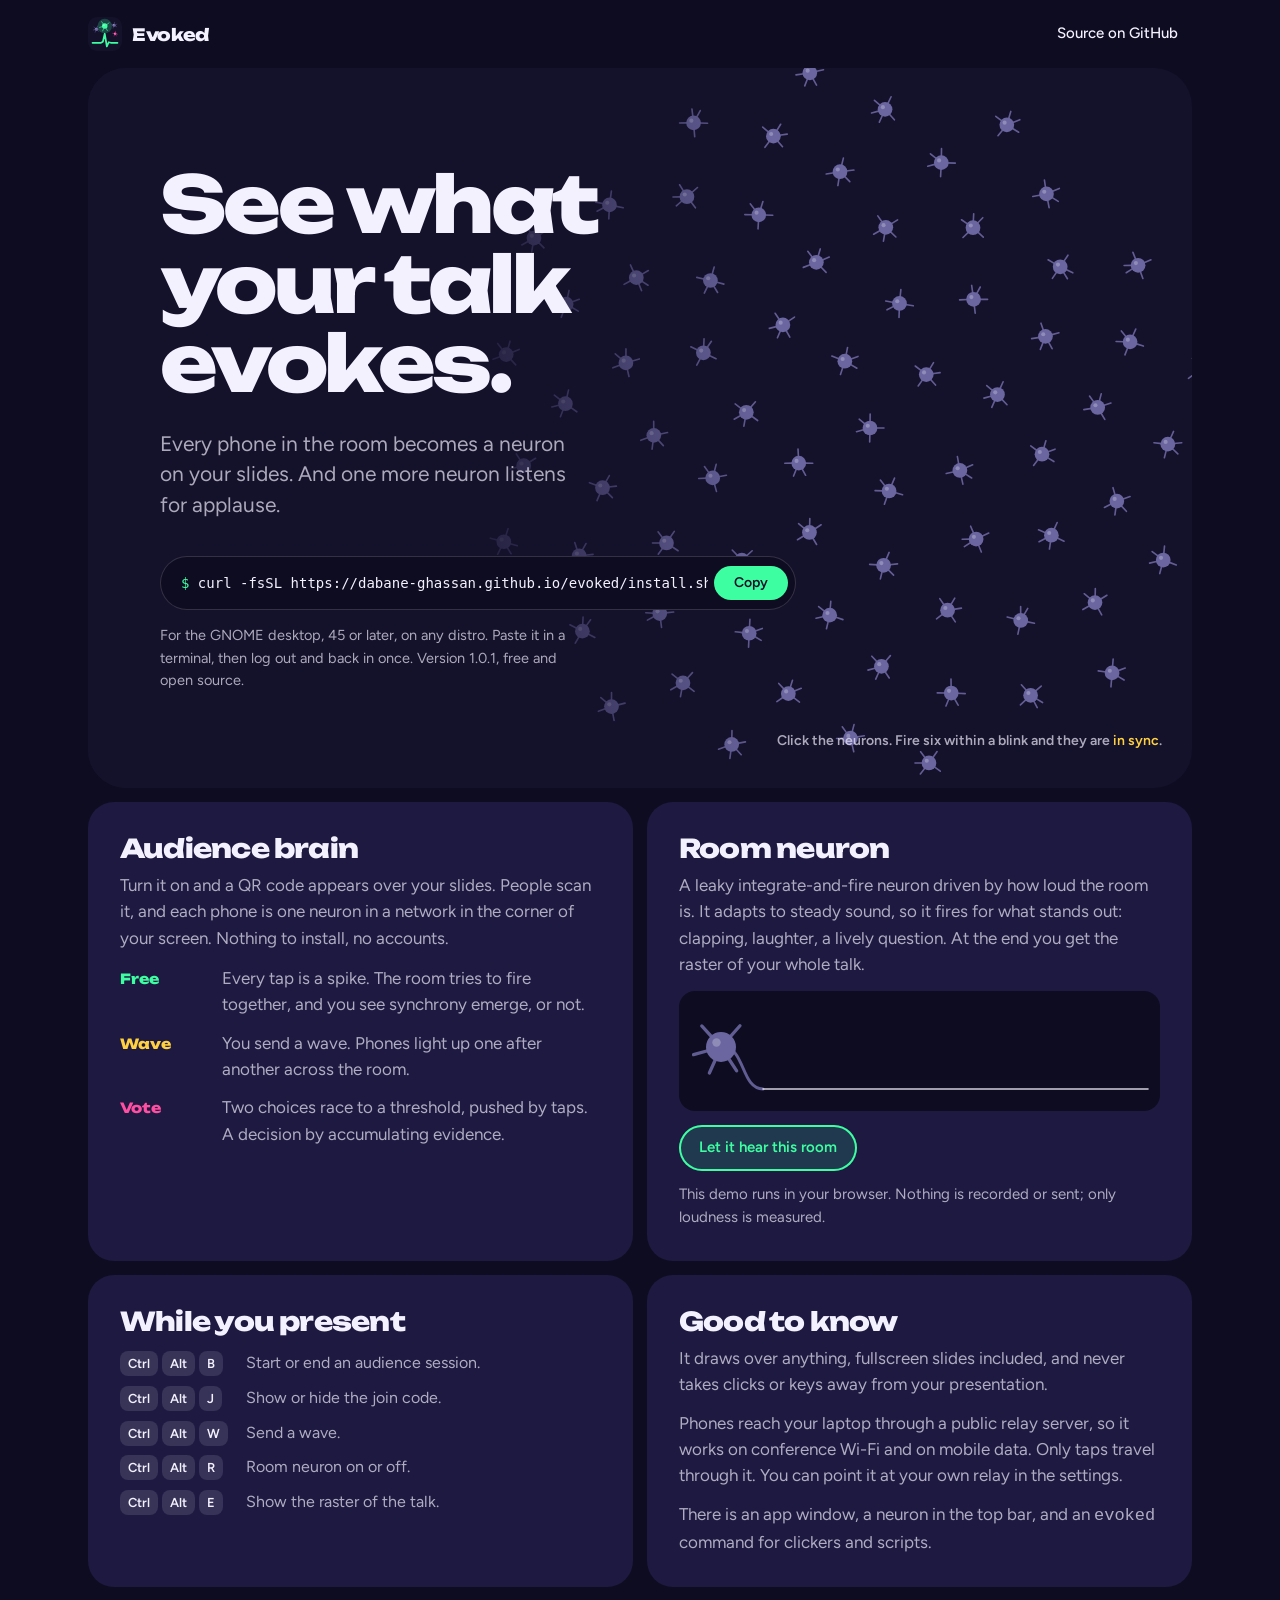
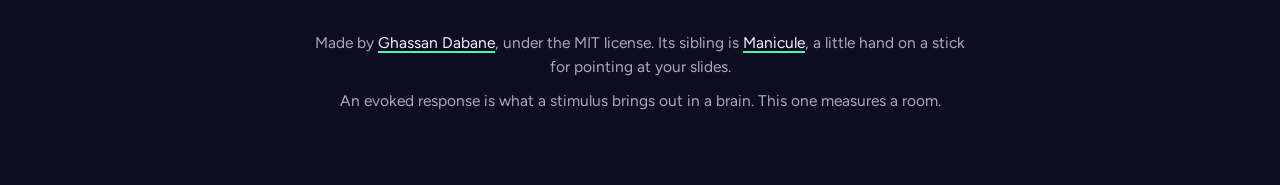
<file: docs/index.html>
<!doctype html>
<html lang="en">
<head>
<meta charset="utf-8">
<meta name="viewport" content="width=device-width, initial-scale=1, viewport-fit=cover">
<title>Evoked: see what your talk evokes in the room</title>
<meta name="description" content="Evoked draws over your slides on the GNOME desktop: a neuron that fires when the audience claps or laughs, and an audience brain where every phone in the room is a neuron. Free and open source.">
<meta name="theme-color" content="#14112B">
<link rel="canonical" href="https://dabane-ghassan.github.io/evoked/">
<meta property="og:type" content="website">
<meta property="og:title" content="Evoked: see what your talk evokes">
<meta property="og:description" content="A neuron that listens to the room, and an audience brain where every phone is a neuron. Draws over any slides.">
<meta property="og:image" content="https://dabane-ghassan.github.io/evoked/assets/og.png">
<meta name="twitter:card" content="summary_large_image">
<link rel="icon" type="image/svg+xml" href="assets/mark.svg">
<link rel="icon" type="image/png" href="assets/favicon.png">
<link rel="apple-touch-icon" href="assets/apple-touch-icon.png">
<link rel="preconnect" href="https://fonts.googleapis.com">
<link rel="preconnect" href="https://fonts.gstatic.com" crossorigin>
<link rel="stylesheet" href="https://fonts.googleapis.com/css2?family=Figtree:wght@400;500;600&family=Unbounded:wght@600;800&display=swap">
<style>
:root {
  --ink: #14112B; --deep: #0E0C20; --card: #1D1940; --paper: #F4F1FF; --soft: rgba(244, 241, 255, .68);
  --mint: #3DFFA2; --pink: #FF4FA3; --amber: #FFD140; --dim: #6B66A0;
  --display: "Unbounded", "Avenir Next", system-ui, sans-serif;
  --text: "Figtree", "Avenir Next", "Segoe UI", system-ui, sans-serif;
  --mono: ui-monospace, "JetBrains Mono", "DejaVu Sans Mono", Menlo, monospace;
}
* { box-sizing: border-box; }
html, body { margin: 0; }
body { background: var(--deep); color: var(--paper); font: 400 17px/1.55 var(--text); -webkit-font-smoothing: antialiased; }
a { color: inherit; text-decoration-color: var(--mint); text-decoration-thickness: 2px; text-underline-offset: 3px; }
a:hover { color: var(--mint); }
:focus-visible { outline: 3px solid var(--amber); outline-offset: 3px; border-radius: 8px; }
.wrap { max-width: 1160px; margin: 0 auto; padding: 0 clamp(16px, 3vw, 28px); }

nav { display: flex; align-items: center; gap: 10px; height: 68px; }
nav img { width: 34px; height: 34px; border-radius: 9px; }
nav strong { font: 800 17px/1 var(--display); letter-spacing: -.02em; }
nav a { margin-left: auto; font-weight: 500; font-size: 15px; text-decoration: none; padding: 9px 14px; border-radius: 999px; }
nav a:hover { background: rgba(244, 241, 255, .08); color: var(--paper); }

/* the hero is a brain you can poke: the page's one big gesture */
.hero { position: relative; border-radius: clamp(22px, 3vw, 38px); background: var(--ink); overflow: hidden; min-height: min(720px, calc(100vh - 96px)); display: grid; align-items: center; }
#brain { position: absolute; inset: 0; width: 100%; height: 100%; cursor: crosshair; touch-action: manipulation; }
.hero { grid-template-columns: minmax(0, 1fr); }
/* keep the words readable: the neurons fade out behind them */
.hero::after { content: ""; position: absolute; inset: 0; pointer-events: none; background: linear-gradient(90deg, var(--ink) 0, var(--ink) 30%, rgba(20, 17, 43, 0) 62%); }
.pitch { position: relative; z-index: 1; min-width: 0; pointer-events: none; padding: clamp(28px, 6vw, 72px); max-width: 780px; }
#sync { z-index: 1; }
@media (max-width: 760px) {
  .hero { display: flex; flex-direction: column; align-items: stretch; min-height: 0; }
  .hero::after { display: none; }
  .hero .pitch { padding: 26px 20px 8px; }
  .hero .cmd { width: auto; }
  .hero .cmd code { min-width: 0; flex: 1; }
  .hero #brain { position: relative; order: 2; height: 320px; }
  .hero #sync { position: static; order: 3; margin: 0; padding: 4px 20px 20px; text-align: center; }
}
.pitch > * { pointer-events: auto; }
h1 { margin: 0; font: 800 clamp(34px, 6.4vw, 78px)/1.02 var(--display); letter-spacing: -.045em; text-wrap: balance; }
.lede { margin: clamp(16px, 3vh, 26px) 0 0; max-width: 36ch; font-size: clamp(18px, 2vw, 21px); line-height: 1.45; color: var(--soft); text-wrap: pretty; }
.cmd { margin-top: clamp(22px, 4vh, 36px); max-width: 100%; width: fit-content; display: flex; align-items: center; gap: 6px; padding: 7px 7px 7px 20px; background: var(--deep); border: 1px solid rgba(244, 241, 255, .16); border-radius: 999px; }
.cmd code { font: 500 clamp(11px, 1.45vw, 14px)/1 var(--mono); white-space: nowrap; overflow-x: auto; scrollbar-width: none; padding: 12px 0; }
.cmd code::before { content: "$ "; color: var(--mint); }
.cmd button { all: unset; box-sizing: border-box; flex: none; padding: 10px 18px; border-radius: 999px; background: var(--mint); color: var(--ink); font: 600 14px/1 var(--text); min-width: 74px; text-align: center; cursor: pointer; }
.cmd button:hover { background: #7BFFC2; }
.cmd button:focus-visible { outline: 3px solid var(--amber); outline-offset: 2px; }
.fine { margin: 14px 0 0; font-size: 14.5px; color: var(--soft); max-width: 48ch; }
#sync { position: absolute; right: clamp(16px, 3vw, 30px); bottom: clamp(14px, 3vw, 26px); font: 600 14px/1 var(--text); color: var(--soft); pointer-events: none; text-align: right; }
#sync b { color: var(--amber); font-weight: 600; }

section.two { display: grid; grid-template-columns: repeat(2, minmax(0, 1fr)); gap: 14px; margin-top: 14px; }
.card { background: var(--card); border-radius: 26px; padding: clamp(22px, 3vw, 32px); }
h2 { margin: 0 0 8px; font: 800 clamp(20px, 2.4vw, 26px)/1.15 var(--display); letter-spacing: -.03em; }
.card p { margin: 0 0 12px; color: var(--soft); }
.card p:last-child { margin-bottom: 0; }
@media (max-width: 860px) { section.two { grid-template-columns: minmax(0, 1fr); } }

/* the room neuron, running in the page */
#scope { width: 100%; height: 120px; display: block; border-radius: 16px; background: var(--deep); margin: 14px 0; }
.listen { all: unset; box-sizing: border-box; padding: 11px 20px; border-radius: 999px; font-weight: 600; font-size: 15px; cursor: pointer; background: rgba(61, 255, 162, .14); color: var(--mint); box-shadow: inset 0 0 0 2px var(--mint); }
.listen:hover { background: rgba(61, 255, 162, .24); }
.listen:focus-visible { outline: 3px solid var(--amber); outline-offset: 3px; }
#heard { margin-left: 12px; color: var(--soft); font-size: 15px; font-variant-numeric: tabular-nums; }

.modes { list-style: none; margin: 14px 0 0; padding: 0; display: grid; gap: 12px; }
.modes li { display: grid; grid-template-columns: 5.2em 1fr; gap: 14px; align-items: baseline; }
.modes b { font: 800 14px/1.3 var(--display); color: var(--mint); }
.modes li:nth-child(2) b { color: var(--amber); }
.modes li:nth-child(3) b { color: var(--pink); }
.modes span { color: var(--soft); }

kbd { font: 600 13px/1 var(--text); padding: 5px 8px; border-radius: 8px; background: rgba(244, 241, 255, .12); color: var(--paper); white-space: nowrap; }
dl.keys { margin: 14px 0 0; display: grid; grid-template-columns: auto 1fr; gap: 10px 18px; align-items: baseline; font-size: 16px; }
dl.keys dt { white-space: nowrap; }
dl.keys dd { margin: 0; color: var(--soft); }

footer { margin: 44px auto 0; padding-bottom: 64px; max-width: 66ch; text-align: center; color: var(--soft); font-size: 15.5px; }
footer p { margin: 0 0 10px; text-wrap: pretty; }
footer a { color: var(--paper); }
</style>
</head>
<body>
<div class="wrap">
  <nav>
    <img src="assets/mark.svg" alt="">
    <strong>Evoked</strong>
    <a href="https://github.com/dabane-ghassan/evoked">Source on GitHub</a>
  </nav>

  <main>
    <section class="hero">
      <canvas id="brain" aria-label="A patch of neurons. Click or tap one to make it fire."></canvas>
      <div class="pitch">
        <h1>See what your talk evokes.</h1>
        <p class="lede">Every phone in the room becomes a neuron on your slides. And one more neuron listens for applause.</p>
        <div class="cmd">
          <code id="cmd">curl -fsSL https://dabane-ghassan.github.io/evoked/install.sh | sh</code>
          <button type="button" id="copy">Copy</button>
        </div>
        <p class="fine">For the GNOME desktop, 45 or later, on any distro. Paste it in a terminal, then log out and back in once. Version <span id="version">1.0.1</span>, free and open source.</p>
      </div>
      <p id="sync">Click the neurons. Fire six within a blink and they are <b>in sync</b>.</p>
    </section>

    <section class="two">
      <div class="card">
        <h2>Audience brain</h2>
        <p>Turn it on and a QR code appears over your slides. People scan it, and each phone is one neuron in a network in the corner of your screen. Nothing to install, no accounts.</p>
        <ul class="modes">
          <li><b>Free</b><span>Every tap is a spike. The room tries to fire together, and you see synchrony emerge, or not.</span></li>
          <li><b>Wave</b><span>You send a wave. Phones light up one after another across the room.</span></li>
          <li><b>Vote</b><span>Two choices race to a threshold, pushed by taps. A decision by accumulating evidence.</span></li>
        </ul>
      </div>
      <div class="card">
        <h2>Room neuron</h2>
        <p>A leaky integrate-and-fire neuron driven by how loud the room is. It adapts to steady sound, so it fires for what stands out: clapping, laughter, a lively question. At the end you get the raster of your whole talk.</p>
        <canvas id="scope" aria-label="Membrane potential of the room neuron"></canvas>
        <button class="listen" type="button" id="listen">Let it hear this room</button><span id="heard" role="status"></span>
        <p style="margin-top:12px; font-size:15px">This demo runs in your browser. Nothing is recorded or sent; only loudness is measured.</p>
      </div>
    </section>

    <section class="two">
      <div class="card">
        <h2>While you present</h2>
        <dl class="keys">
          <dt><kbd>Ctrl</kbd> <kbd>Alt</kbd> <kbd>B</kbd></dt><dd>Start or end an audience session.</dd>
          <dt><kbd>Ctrl</kbd> <kbd>Alt</kbd> <kbd>J</kbd></dt><dd>Show or hide the join code.</dd>
          <dt><kbd>Ctrl</kbd> <kbd>Alt</kbd> <kbd>W</kbd></dt><dd>Send a wave.</dd>
          <dt><kbd>Ctrl</kbd> <kbd>Alt</kbd> <kbd>R</kbd></dt><dd>Room neuron on or off.</dd>
          <dt><kbd>Ctrl</kbd> <kbd>Alt</kbd> <kbd>E</kbd></dt><dd>Show the raster of the talk.</dd>
        </dl>
      </div>
      <div class="card">
        <h2>Good to know</h2>
        <p>It draws over anything, fullscreen slides included, and never takes clicks or keys away from your presentation.</p>
        <p>Phones reach your laptop through a public relay server, so it works on conference Wi-Fi and on mobile data. Only taps travel through it. You can point it at your own relay in the settings.</p>
        <p>There is an app window, a neuron in the top bar, and an <code>evoked</code> command for clickers and scripts.</p>
      </div>
    </section>
  </main>

  <footer>
    <p>Made by <a href="https://github.com/dabane-ghassan">Ghassan Dabane</a>, under the MIT license. Its sibling is <a href="https://dabane-ghassan.github.io/manicule/">Manicule</a>, a little hand on a stick for pointing at your slides.</p>
    <p>An evoked response is what a stimulus brings out in a brain. This one measures a room.</p>
  </footer>
</div>

<script>
(() => {
  const copy = document.getElementById('copy');
  copy.addEventListener('click', () => {
    navigator.clipboard.writeText(document.getElementById('cmd').textContent.trim()).then(() => {
      copy.textContent = 'Copied';
      setTimeout(() => (copy.textContent = 'Copy'), 1600);
    });
  });
  fetch('https://api.github.com/repos/dabane-ghassan/evoked/releases/latest')
    .then(r => (r.ok ? r.json() : null))
    .then(r => { if (r && r.tag_name) document.getElementById('version').textContent = r.tag_name.replace(/^v/, ''); })
    .catch(() => {});

  const calm = matchMedia('(prefers-reduced-motion: reduce)').matches;
  const MINT = [61, 255, 162], DIM = [107, 102, 160], AMBER = [255, 209, 64];
  const mix = (a, b, t) => a.map((v, i) => Math.round(v + (b[i] - v) * t));
  const rgb = (c, a = 1) => `rgba(${c[0]},${c[1]},${c[2]},${a})`;

  function drawNeuron(g, x, y, r, glow, seed) {
    const c = mix(DIM, MINT, Math.min(1, glow));
    g.strokeStyle = rgb(c, .9); g.lineWidth = Math.max(1, r * .22); g.lineCap = 'round';
    g.beginPath();
    for (let i = 0; i < 5; i++) {
      const a = seed + i * 2 * Math.PI / 5 + .4 * Math.sin(seed * 3 + i);
      g.moveTo(x + Math.cos(a) * r * .8, y + Math.sin(a) * r * .8);
      g.lineTo(x + Math.cos(a) * r * 1.9, y + Math.sin(a) * r * 1.9);
    }
    g.stroke();
    if (glow > .02) { g.fillStyle = rgb(MINT, .26 * glow); g.beginPath(); g.arc(x, y, r * (1.5 + 1.3 * glow), 0, 7); g.fill(); }
    g.fillStyle = rgb(c); g.beginPath(); g.arc(x, y, r, 0, 7); g.fill();
    g.fillStyle = `rgba(255,255,255,${.25 + .5 * glow})`; g.beginPath(); g.arc(x - r * .3, y - r * .3, r * .28, 0, 7); g.fill();
  }

  // ---- the hero: a patch of neurons you can fire
  const canvas = document.getElementById('brain');
  const g = canvas.getContext('2d');
  const note = document.getElementById('sync');
  let cells = [], W = 0, H = 0, syncedAt = -10;
  const wide = () => innerWidth > 760;
  function layout() {
    const box = canvas.getBoundingClientRect(), dpr = Math.min(2, devicePixelRatio || 1);
    W = box.width; H = box.height;
    canvas.width = W * dpr; canvas.height = H * dpr;
    g.setTransform(dpr, 0, 0, dpr, 0, 0);
    const n = Math.round(Math.min(110, Math.max(36, W * H / 11000)));
    cells = Array.from({length: n}, (_v, i) => {
      // packed like sunflower seeds, pushed towards the right so the headline stays readable
      const d = Math.sqrt((i + .5) / n), a = i * 2.399963;
      return {x: W * (wide() ? .68 : .5) + d * (wide() ? Math.min(W * .34, H * .7) : W * .52) * Math.cos(a), y: H * .5 + d * H * (wide() ? .5 : .46) * Math.sin(a), lit: -10, i};
    });
  }
  function fire(x, y, now) {
    let best = null, bd = 60 * 60;
    for (const c of cells) { const d = (c.x - x) ** 2 + (c.y - y) ** 2; if (d < bd) { bd = d; best = c; } }
    if (!best) return;
    best.lit = now;
    if (cells.filter(c => now - c.lit < .35).length >= 6 && now - syncedAt > 1.2) {
      syncedAt = now;
      note.innerHTML = '<b>In sync!</b> That ring is what the presenter sees.';
    }
  }
  canvas.addEventListener('pointerdown', e => { const b = canvas.getBoundingClientRect(); fire(e.clientX - b.left, e.clientY - b.top, performance.now() / 1000); });
  canvas.addEventListener('pointermove', e => { if (e.buttons) { const b = canvas.getBoundingClientRect(); fire(e.clientX - b.left, e.clientY - b.top, performance.now() / 1000); } });
  let last = 0;
  function frame(ms) {
    const now = ms / 1000, dt = Math.min(.1, now - last); last = now;
    if (!calm && Math.random() < 1.4 * dt) cells[Math.floor(Math.random() * cells.length)].lit = now;
    g.clearRect(0, 0, W, H);
    const r = Math.max(5, Math.min(9, W / 150));
    for (const c of cells) drawNeuron(g, c.x, c.y, r, Math.exp(-(now - c.lit) / .3), c.i);
    if (now - syncedAt < 1.2) {
      const k = (now - syncedAt) / 1.2;
      g.strokeStyle = rgb(AMBER, .8 * (1 - k)); g.lineWidth = 4; g.beginPath();
      g.arc(W * (wide() ? .68 : .5), H * .5, Math.min(W, H) * (.18 + .3 * k), 0, 7); g.stroke();
    }
    requestAnimationFrame(frame);
  }
  layout(); addEventListener('resize', layout); requestAnimationFrame(frame);

  // ---- the room neuron: the same model the app runs, fed by this page's microphone
  const scope = document.getElementById('scope'), s = scope.getContext('2d');
  const heard = document.getElementById('heard'), listen = document.getElementById('listen');
  const N = 500, trace = new Float32Array(N), spikes = new Uint8Array(N);
  let at = 0, v = 0, baseline = null, refractory = 0, total = 0, analyser = null, buf = null, glowAt = -10, listening = false;
  const TAU = .06, REF = .05;
  function hear(db, dt, now) {
    if (baseline === null) baseline = db;
    baseline += (db - baseline) * (1 - Math.exp(-dt / (db > baseline ? 6 : 1.5)));
    const drive = Math.max(0, (db - baseline - 4) / 12) * 3;
    let spiked = 0;
    if (now >= refractory) {
      v += (drive - v) * Math.min(1, dt / TAU);
      if (v >= 1) { v = 0; refractory = now + REF; spiked = 1; total++; glowAt = now; }
    }
    at = (at + 1) % N; trace[at] = v; spikes[at] = spiked;
  }
  function scopeFrame(ms) {
    const now = ms / 1000;
    let db = -60;
    if (analyser) {
      analyser.getFloatTimeDomainData(buf);
      let sum = 0; for (const x of buf) sum += x * x;
      db = Math.max(-80, 10 * Math.log10(sum / buf.length + 1e-9));
    } else if (!calm && !listening) {
      // until the microphone is on, play a pretend talk: quiet, with a burst now and then
      db = (now % 7) < 1.1 ? -24 : -58;
    }
    hear(db, 1 / 60, now);
    const box = scope.getBoundingClientRect(), dpr = Math.min(2, devicePixelRatio || 1);
    if (scope.width !== Math.round(box.width * dpr)) { scope.width = box.width * dpr; scope.height = box.height * dpr; }
    s.setTransform(dpr, 0, 0, dpr, 0, 0);
    const w = box.width, h = box.height, base = h - 22, x0 = 84, x1 = w - 12;
    s.clearRect(0, 0, w, h);
    const glow = Math.exp(-(now - glowAt) / .12);
    s.strokeStyle = rgb(mix(DIM, MINT, glow), .9); s.lineWidth = 3; s.beginPath(); s.moveTo(44, 56); s.bezierCurveTo(66, 56, 62, base, x0, base); s.stroke();
    drawNeuron(s, 42, 56, 15, glow, .6);
    s.strokeStyle = 'rgba(244,241,255,.85)'; s.lineWidth = 1.6; s.beginPath();
    for (let i = 0; i < N; i++) { const k = (at + 1 + i) % N, x = x0 + (x1 - x0) * i / (N - 1), y = base - Math.min(1, trace[k]) * (base - 30); i ? s.lineTo(x, y) : s.moveTo(x, y); }
    s.stroke();
    s.strokeStyle = rgb(MINT); s.lineWidth = 1.5; s.beginPath();
    for (let i = 0; i < N; i++) { const k = (at + 1 + i) % N; if (spikes[k]) { const x = x0 + (x1 - x0) * i / (N - 1); s.moveTo(x, base); s.lineTo(x, 8); } }
    s.stroke();
    if (listening) heard.textContent = `${total} spikes so far. Clap!`;
    requestAnimationFrame(scopeFrame);
  }
  requestAnimationFrame(scopeFrame);
  listen.addEventListener('click', async () => {
    if (listening) return;
    try {
      const stream = await navigator.mediaDevices.getUserMedia({audio: {echoCancellation: false, noiseSuppression: false, autoGainControl: false}});
      const ctx = new (window.AudioContext || window.webkitAudioContext)();
      analyser = ctx.createAnalyser(); analyser.fftSize = 1024; buf = new Float32Array(analyser.fftSize);
      ctx.createMediaStreamSource(stream).connect(analyser);
      listening = true; total = 0; baseline = null; listen.textContent = 'Listening';
    } catch (_e) {
      heard.textContent = 'The browser did not allow the microphone.';
    }
  });
})();
</script>
</body>
</html>
</file>
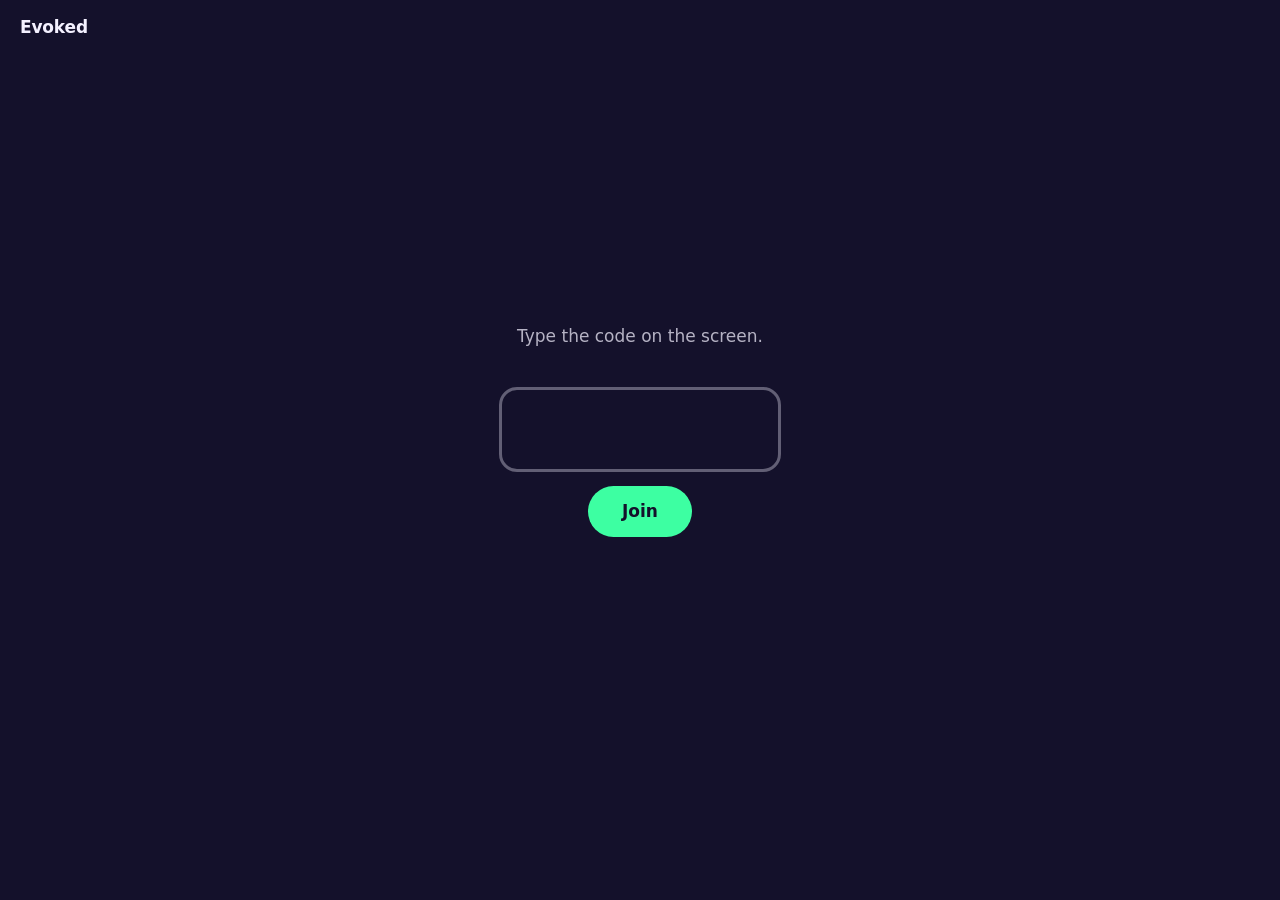
<file: docs/j/index.html>
<!doctype html>
<html lang="en">
<head>
<meta charset="utf-8">
<meta name="viewport" content="width=device-width, initial-scale=1, viewport-fit=cover, user-scalable=no">
<title>Be a neuron</title>
<meta name="theme-color" content="#14112B">
<meta name="robots" content="noindex">
<link rel="icon" type="image/svg+xml" href="../assets/mark.svg">
<style>
:root { --ink: #14112B; --paper: #F4F1FF; --mint: #3DFFA2; --pink: #FF4FA3; --amber: #FFD140; }
* { box-sizing: border-box; -webkit-tap-highlight-color: transparent; }
html, body { height: 100%; margin: 0; }
body {
  background: var(--ink); color: var(--paper);
  font: 500 17px/1.4 system-ui, -apple-system, "Segoe UI", Roboto, sans-serif;
  display: flex; flex-direction: column; overflow: hidden; touch-action: manipulation;
  user-select: none; -webkit-user-select: none;
  padding: env(safe-area-inset-top) env(safe-area-inset-right) env(safe-area-inset-bottom) env(safe-area-inset-left);
}
header { display: flex; align-items: baseline; justify-content: space-between; gap: 12px; padding: 16px 20px 0; }
header strong { font-weight: 800; letter-spacing: -.01em; }
#status { color: rgba(244, 241, 255, .7); font-size: 15px; text-align: right; font-variant-numeric: tabular-nums; }
main { flex: 1; display: flex; flex-direction: column; align-items: center; justify-content: center; gap: 18px; padding: 16px 20px 28px; min-height: 0; }
.hint { margin: 0; color: rgba(244, 241, 255, .72); text-align: center; max-width: 26ch; min-height: 2.8em; }
[hidden] { display: none !important; }

/* the neuron you are */
#soma {
  all: unset; position: relative; width: min(56vw, 38vh); aspect-ratio: 1; border-radius: 50%;
  background: #6B66A0; box-shadow: inset 0 -10px 0 rgba(0, 0, 0, .18), 0 0 0 0 rgba(61, 255, 162, 0);
  transition: background .25s, transform .12s; cursor: pointer;
}
#soma::before {
  content: ""; position: absolute; left: 22%; top: 18%; width: 22%; height: 22%; border-radius: 50%;
  background: rgba(255, 255, 255, .28);
}
#soma.fire { background: var(--mint); transform: scale(.94); transition: none; box-shadow: inset 0 -10px 0 rgba(0, 0, 0, .12), 0 0 0 26px rgba(61, 255, 162, .22); }
#soma:focus-visible { outline: 4px solid var(--amber); outline-offset: 8px; }
.dendrites { position: absolute; inset: -24%; pointer-events: none; z-index: -1; }
.dendrites path { stroke: #6B66A0; stroke-width: 4.5; stroke-linecap: round; fill: none; transition: stroke .25s; }
#soma.fire + .dendrites path, .cell.fire .dendrites path { stroke: var(--mint); transition: none; }
.cell { position: relative; display: grid; place-items: center; margin: 12vh 0 11vh; }

/* vote: two choices */
#vote { width: 100%; max-width: 520px; flex: 1; display: grid; grid-template-rows: 1fr 1fr; gap: 14px; min-height: 0; }
#vote button {
  all: unset; display: grid; place-items: center; text-align: center; border-radius: 28px; padding: 12px;
  font-weight: 800; font-size: clamp(26px, 9vw, 54px); letter-spacing: -.02em; cursor: pointer;
  background: rgba(61, 255, 162, .16); color: var(--mint); box-shadow: inset 0 0 0 3px var(--mint);
  transition: background .2s, transform .1s; overflow-wrap: anywhere;
}
#vote button + button { background: rgba(255, 79, 163, .16); color: var(--pink); box-shadow: inset 0 0 0 3px var(--pink); }
#vote button.fire { background: var(--mint); color: var(--ink); transform: scale(.97); transition: none; }
#vote button + button.fire { background: var(--pink); }
#vote button:focus-visible { outline: 4px solid var(--amber); outline-offset: 4px; }

/* typing the code by hand */
form { display: flex; flex-direction: column; align-items: center; gap: 14px; }
input {
  font: 800 44px/1 ui-monospace, Menlo, monospace; letter-spacing: .2em; text-transform: uppercase; text-align: center;
  width: 6.4em; padding: 14px 0 14px .2em; border-radius: 18px; border: 3px solid rgba(244, 241, 255, .35);
  background: transparent; color: var(--mint); outline: none;
}
input:focus { border-color: var(--mint); }
form button { all: unset; padding: 14px 34px; border-radius: 999px; background: var(--mint); color: var(--ink); font-weight: 800; cursor: pointer; }
form button:focus-visible { outline: 4px solid var(--amber); outline-offset: 4px; }

#flash { position: fixed; inset: 0; background: var(--amber); opacity: 0; pointer-events: none; }
#flash.on { opacity: 1; }
#flash.fade { transition: opacity .5s ease-out; opacity: 0; }
@media (prefers-reduced-motion: reduce) { #soma, #vote button { transition: none; } }
</style>
</head>
<body>
<header><strong>Evoked</strong><span id="status" role="status">connecting…</span></header>
<main>
  <form id="ask" hidden>
    <p class="hint">Type the code on the screen.</p>
    <input id="code" inputmode="text" autocapitalize="characters" autocomplete="off" maxlength="8" aria-label="Room code">
    <button>Join</button>
  </form>

  <div class="cell" id="free" hidden>
    <button id="soma" type="button" aria-label="Fire"></button>
    <svg class="dendrites" viewBox="0 0 100 100" aria-hidden="true">
      <path d="M50 30 L50 4 M50 14 L40 6 M50 18 L61 9"/><path d="M68 40 L93 26 M82 32 L86 20"/>
      <path d="M68 62 L92 76 M82 70 L94 66"/><path d="M50 70 L50 97"/><path d="M32 62 L8 76 M18 70 L8 64"/><path d="M32 40 L8 26 M18 32 L14 20"/>
    </svg>
  </div>
  <div id="vote" hidden><button type="button" data-c="0">A</button><button type="button" data-c="1">B</button></div>
  <p class="hint" id="hint"></p>
</main>
<div id="flash" aria-hidden="true"></div>

<script type="module">
import {connectPacket, subscribePacket, publishPacket, PING, Parser} from './mqtt-core.js';

const $ = id => document.getElementById(id);
const params = new URLSearchParams(location.search);
const RELAY = params.get('relay') || 'wss://broker.emqx.io:8084/mqtt';
const clean = s => (s || '').toUpperCase().replace(/[^A-Z0-9]/g, '').slice(0, 8);

let room = clean(decodeURIComponent(location.hash.slice(1)));
let pid = null;
try {
  pid = sessionStorage.getItem('evoked-pid');
} catch (_e) { /* private mode */ }
if (!pid) {
  pid = Array.from(crypto.getRandomValues(new Uint8Array(6)), b => 'abcdefghjkmnpqrstuvwxyz23456789'[b % 31]).join('');
  try { sessionStorage.setItem('evoked-pid', pid); } catch (_e) { /* private mode */ }
}

let ws = null, online = false, backoff = 1, ping = 0, beat = 0;
let ctl = null, over = false, pendingTaps = 0, pendingChoice = 0, flushTimer = 0;

const base = () => `evoked/1/${room}`;
const send = bytes => { if (ws && ws.readyState === 1) ws.send(bytes); };
const say = message => send(publishPacket(`${base()}/up/${pid}`, JSON.stringify(message)));

function render() {
  const asking = !room;
  $('ask').hidden = !asking;
  const mode = ctl && ctl.mode;
  $('free').hidden = asking || over || mode === 'vote';
  $('vote').hidden = asking || over || mode !== 'vote';
  if (asking) {
    $('status').textContent = '';
    $('hint').textContent = '';
    return;
  }
  if (over) {
    $('status').textContent = 'session ended';
    $('hint').textContent = 'That was it. Thanks for being a neuron.';
    return;
  }
  if (!online) {
    $('status').textContent = 'connecting…';
    $('hint').textContent = '';
    return;
  }
  const seat = ctl && ctl.seats ? ctl.seats[pid] : undefined;
  $('status').textContent = seat === undefined ? `room ${room}` : `neuron ${seat + 1} of ${ctl.n}`;
  if (mode === 'vote') {
    const [a, b] = $('vote').children;
    a.textContent = ctl.labels[0];
    b.textContent = ctl.labels[1];
    $('hint').textContent = 'Tap your choice. Keep tapping: the first side to reach the line wins.';
  } else if (mode === 'wave') {
    $('hint').textContent = 'Hold your phone up. A wave is coming through the room.';
  } else {
    $('hint').textContent = 'You are a neuron. Tap to fire. Can the whole room fire together?';
  }
}

function connect() {
  if (!room || over)
    return;
  online = false;
  render();
  ws = new WebSocket(RELAY, 'mqtt');
  ws.binaryType = 'arraybuffer';
  const parser = new Parser();
  const mine = ws;
  ws.onopen = () => send(connectPacket(`evoked-p-${pid}-${Date.now() % 100000}`, 30,
    {topic: `${base()}/up/${pid}`, payload: JSON.stringify({t: 'bye'})}));
  ws.onmessage = event => {
    for (const p of parser.push(new Uint8Array(event.data))) {
      if (p.type === 'connack' && p.code === 0) {
        online = true;
        backoff = 1;
        send(subscribePacket(1, `${base()}/ctl`));
        send(subscribePacket(2, `${base()}/go`));
        say({t: 'hi'});
        clearInterval(ping);
        clearInterval(beat);
        ping = setInterval(() => send(PING), 18000);
        beat = setInterval(() => say({t: 'hi'}), 8000);
        render();
      } else if (p.type === 'publish') {
        let message = null;
        try { message = JSON.parse(p.payload); } catch (_e) { /* ignore */ }
        if (!message)
          continue;
        if (p.topic.endsWith('/ctl')) {
          if (message.over) {
            over = true;
            ws.close();
          } else {
            ctl = message;
          }
          render();
        } else if (p.topic.endsWith('/go')) {
          wave(message);
        }
      }
    }
  };
  ws.onclose = ws.onerror = () => {
    if (mine !== ws)
      return;
    ws = null;
    online = false;
    clearInterval(ping);
    clearInterval(beat);
    render();
    if (!over)
      setTimeout(connect, backoff * 1000);
    backoff = Math.min(10, backoff * 2);
  };
}

function wave(message) {
  const seat = ctl && ctl.seats ? ctl.seats[pid] : 0;
  const flash = $('flash');
  setTimeout(() => {
    flash.className = 'on';
    if (navigator.vibrate)
      navigator.vibrate(60);
    requestAnimationFrame(() => requestAnimationFrame(() => (flash.className = 'on fade')));
  }, (seat || 0) * (message.step || 100));
}

function tap(choice, element) {
  if (!online || over)
    return;
  pendingTaps++;
  pendingChoice = choice;
  if (!flushTimer) {
    // a few fast taps travel as one message
    flushTimer = setTimeout(() => {
      say({t: 'tap', n: Math.min(5, pendingTaps), c: pendingChoice});
      pendingTaps = 0;
      flushTimer = 0;
    }, 60);
  }
  const target = element.id === 'soma' ? element.parentElement : element;
  element.classList.add('fire');
  target.classList.add('fire');
  setTimeout(() => { element.classList.remove('fire'); target.classList.remove('fire'); }, 110);
  if (navigator.vibrate)
    navigator.vibrate(12);
}

$('soma').addEventListener('pointerdown', event => { event.preventDefault(); tap(0, $('soma')); });
$('soma').addEventListener('keydown', event => { if ((event.key === ' ' || event.key === 'Enter') && !event.repeat) tap(0, $('soma')); });
for (const button of $('vote').children) {
  button.addEventListener('pointerdown', event => { event.preventDefault(); tap(Number(button.dataset.c), button); });
  button.addEventListener('keydown', event => { if ((event.key === ' ' || event.key === 'Enter') && !event.repeat) tap(Number(button.dataset.c), button); });
}
$('ask').addEventListener('submit', event => {
  event.preventDefault();
  room = clean($('code').value);
  if (room) {
    history.replaceState(null, '', `#${room}`);
    connect();
  }
});
addEventListener('pagehide', () => { if (online) say({t: 'bye'}); });
document.addEventListener('visibilitychange', () => { if (!document.hidden && !ws && !over) connect(); });
if ('wakeLock' in navigator)
  navigator.wakeLock.request('screen').catch(() => {});

render();
connect();
window.evoked = {get state() { return {room, pid, online, over, ctl}; }};
</script>
</body>
</html>
</file>
